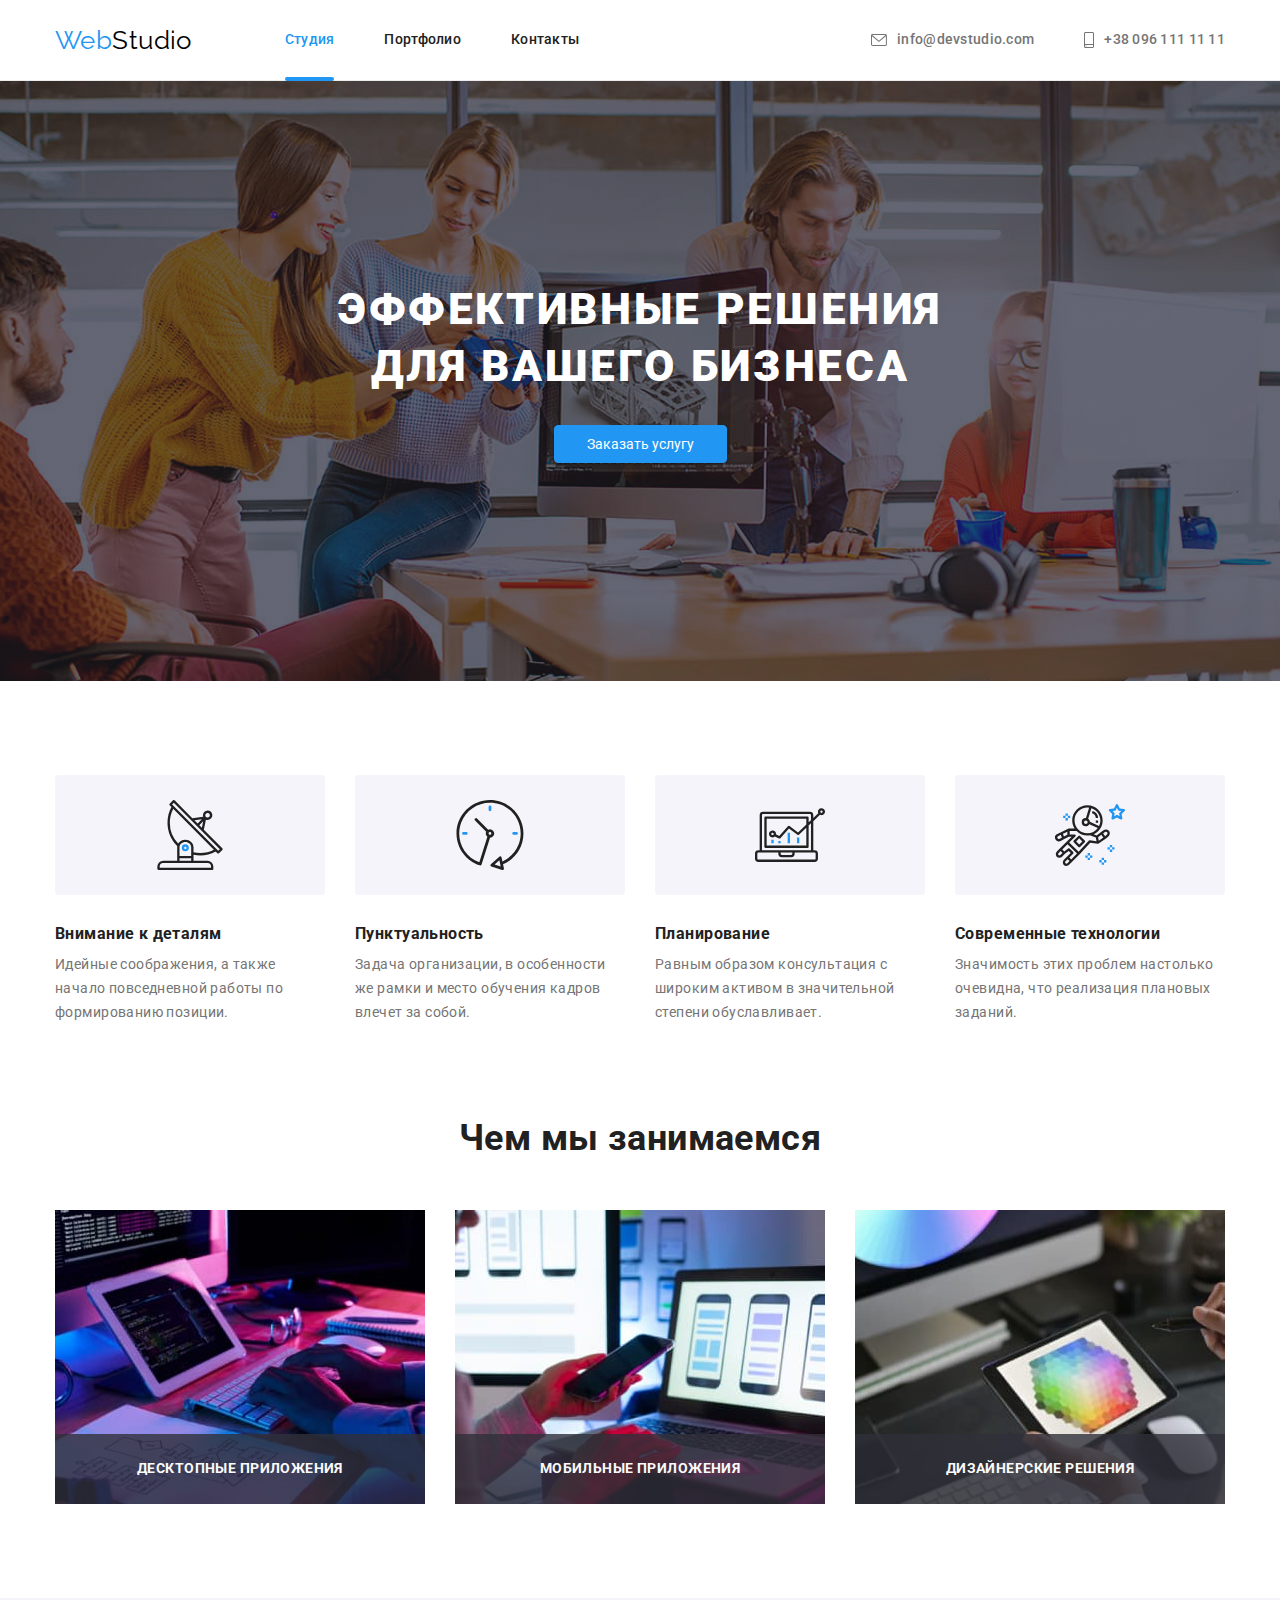
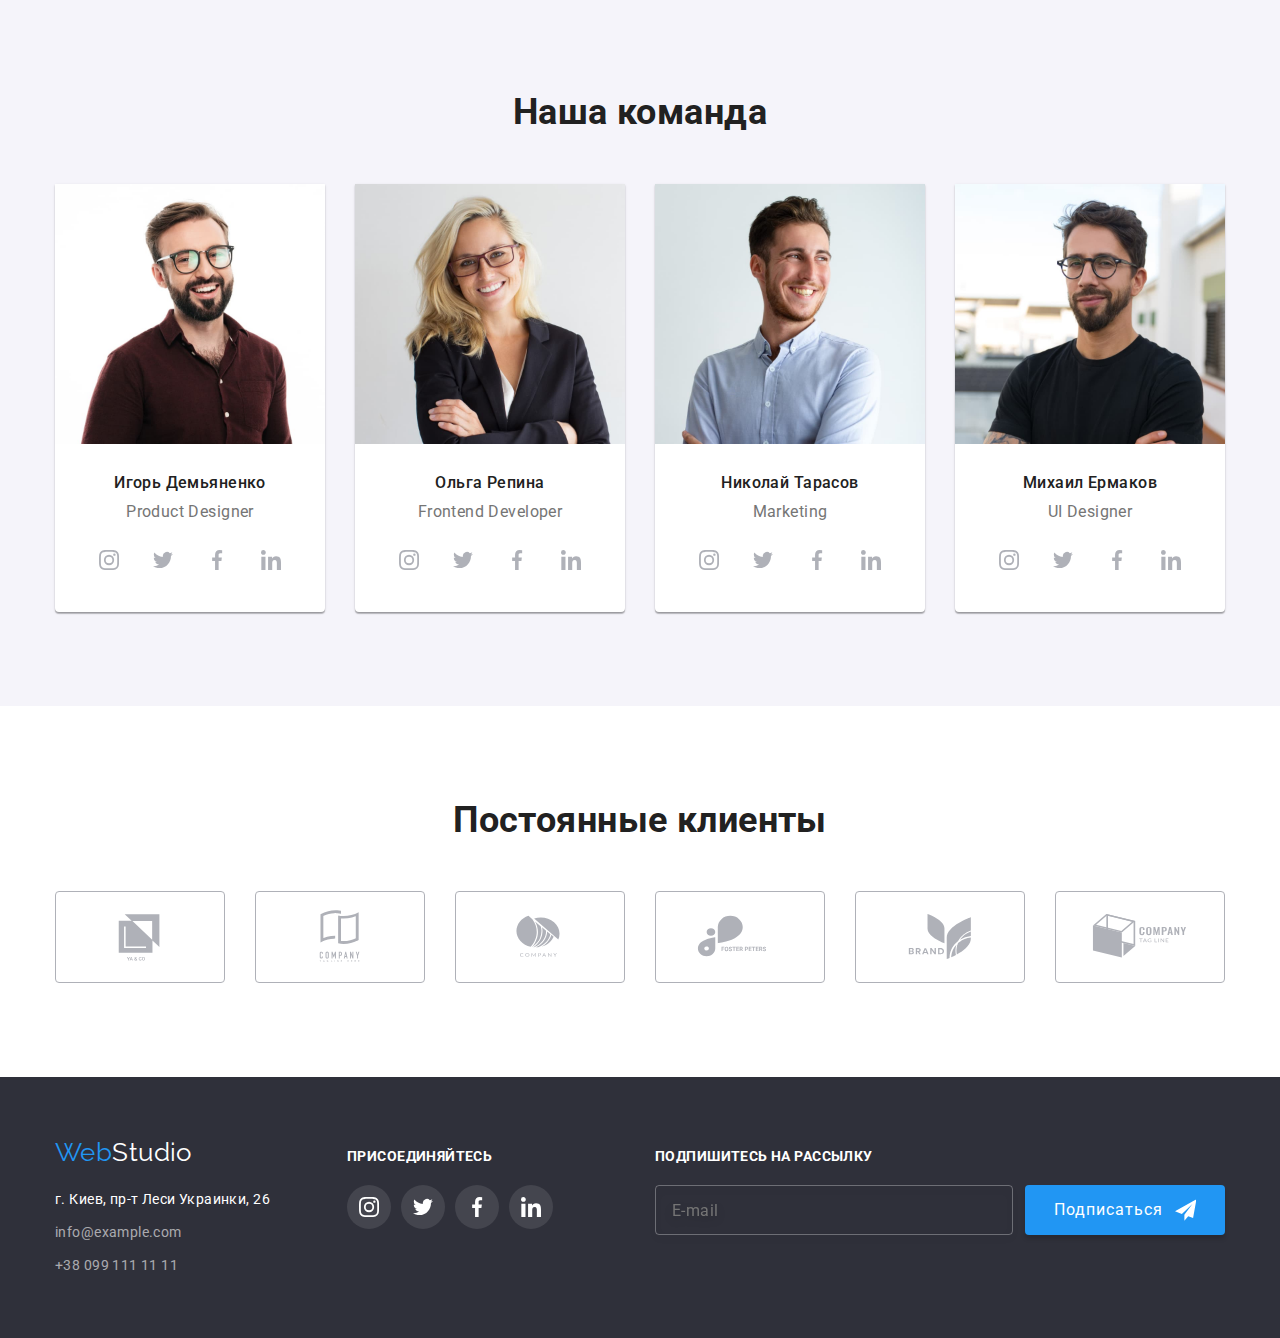
<file: index.html>
<!DOCTYPE html>
<html lang="ru">
    <head>
        <meta charset="UTF-8">
        <meta http-equiv="X-UA-Compatible" content="IE=edge">
        <meta name="viewport" content="width=device-width, initial-scale=1.0">
        <title>Studio</title>
        <link href="https://fonts.googleapis.com/css2?family=Raleway:wght@700&family=Roboto:wght@400;500;700;900&display=swap"
            rel="stylesheet">
            <link rel="stylesheet" href="https://cdnjs.cloudflare.com/ajax/libs/modern-normalize/1.1.0/modern-normalize.min.css">
            <link rel="stylesheet" href="./css/main.min.css">
                 
    </head>
    
    <body>
<!--HEADER-->
        <header class="header">
            <div class="container main-nav">
                <nav class="nav-elem">
                    <a href="#" class="header__logo"><span class="header__logo_web">Web</span>Studio</a>
                    <ul class="list">
                        <li class="list__item"><a href="./index.html" class="list__item_link current">Студия</a></li>
                        <li class="list__item"><a href="./portfolio.html" class="list__item_link">Портфолио</a></li>
                        <li class="list__item"><a href="" class="list__item_link">Контакты</a></li>
                    </ul>
                </nav>
                    <ul class="contacts">
                        <li class="contacts__item">
                            
                            <a class="contacts__link" href="mailto:info@devstudio.com" >
                                <svg class="contacts__icon" width="16" height="12">
                                    <use href="./images/sprite.svg#envelope"></use>
                                </svg>
                                info@devstudio.com
                            </a>
                            
                        </li>
                        <li class="contacts__item">
                            
                            <a class="contacts__link" href="tel:+380961111111" class="contacts-link">
                                <svg class="contacts__icon" width="10" height="16">
                                    <use href="./images/sprite.svg#smartphone"></use>
                                </svg>
                                +38 096 111 11 11
                            </a>
                        </li>
                    </ul>
            </div>
                  
            

        </header>

       
<!--MAIN IMAGE-->
        <main>
                            <section class="hero">
                                <h1 class="hero__title">Эффективные решения для вашего бизнеса</h1>
                                <button type="button" class="hero__button" data-modal-open>Заказать услугу</button>
                                
                                
                            </section>

                            
<!--OUR ADVANTAGES-->
                    <section class="section">
                        <div class="container">
                            <ul class="features">
                                <li class="features__item">
                                    <div class="features__icon">
                                        <svg width="70" height="70">
                                            <use href="./images/sprite.svg#antenna"></use>
                                        </svg>
                                    </div>
                                    <h3 class="features__title">Внимание к деталям</h3>
                                    <p>Идейные соображения, а также начало повседневной работы по формированию позиции.</p>
                                </li>
                                <li class="features__item">
                                    <div class="features__icon">
                                        <svg width="70" height="70">
                                            <use href="./images/sprite.svg#clock"></use>
                                        </svg>
                                    </div>
                                    <h3 class="features__title">Пунктуальность</h3>
                                    <p>Задача организации, в особенности же рамки и место обучения кадров влечет за собой.</p>
                                </li>
                                <li class="features__item">
                                    <div class="features__icon">
                                        <svg width="70" height="70">
                                            <use href="./images/sprite.svg#diagram"></use>
                                        </svg>
                                    </div>
                                    <h3 class="features__title">Планирование</h3>
                                    <p>Равным образом консультация с широким активом в значительной степени обуславливает.</p>
                                </li>
                                <li class="features__item">
                                    <div class="features__icon">
                                        <svg width="70" height="70">
                                            <use href="./images/sprite.svg#astronaut"></use>
                                        </svg>
                                    </div>
                                    <h3 class="features__title">Современные технологии</h3>
                                    <p>Значимость этих проблем настолько очевидна, что реализация плановых заданий.</p>
                                </li>
                            </ul>
                        </div>
                    </section>
<!--WHAT ARE WE DOING-->
                    <section class="section works">
                        <div class="container">
                            <h2 class="works__title">Чем мы занимаемся</h2>
                            <ul class="works__nav">
                                <li class="works__item">
                                    <div class="works__position">
                                    <img class="works__img" src="./images/img1.jpg" alt="Человек печатает на клавиатуре и смотрит в планшет" width="370">
                                    
                                        <p class="position__text">Десктопные приложения</p>
                                    </div>
                                </li>
                                <li class="works__item">
                                    <div class="works__position">
                                    <img class="works__img" src="./images/img2.jpg" alt="Девушка держит в руке смартфон и печатает на ноутбуке" width="370">
                                    <p class="position__text">Мобильные приложения</p>
                                    </div>
                                    
                                </li>
                                <li class="works__item">
                                    <div class="works__position">
                                        <img class="works__img" src="./images/img3.jpg" alt="Девушка рисует на планшете" width="370">
                                        <p class="position__text">Дизайнерские решения</p>
                                    </div>
                                </li>
                            </ul>
                        </div>
                    </section>
<!--DESCRIPTION OF OUR TEAM-->
                    <section class="section section-team">
                        <div class="container">
                            <h2 class="section-team__title">Наша команда</h2>
                            <ul class="section-team__list">
                                <li class="section-team__item">
                                    <img class="section-team__img" src="./images/img4.jpg" alt="Мужчина в очках" width="270">
                                    <div class="social-team">
                                        <h3 class="social-team__name">Игорь Демьяненко</h3>
                                        <p class="social-team__text">Product Designer</p>
                                        <ul class="social-team__list">
                                            <li class="social-team__link">
                                            <a href="#" class="social-team__ref">
                                            <svg width="20" height="20">
                                                <use href="./images/sprite.svg#icon-instagram"></use>
                                            </svg>
                                            </a>
                                            </li>
                                            <li class="social-team__link">
                                                <a href="#" class="social-team__ref">
                                                    <svg width="20" height="20">
                                                        <use href="./images/sprite.svg#icon-twitter"></use>
                                                    </svg>
                                                </a>
                                            </li>
                                            <li class="social-team__link">
                                                <a href="#" class="social-team__ref">
                                                    <svg width="20" height="20">
                                                        <use href="./images/sprite.svg#icon-facebook"></use>
                                                    </svg>
                                                </a>
                                            </li>
                                            <li class="social-team__link">
                                                <a href="#" class="social-team__ref">
                                                    <svg width="20" height="20">
                                                        <use href="./images/sprite.svg#icon-linkedin"></use>
                                                    </svg>
                                                </a>
                                            </li>
                                        </ul>
                                            
                                        
                                    </div>
                                </li>
                                <li class="section-team__item">
                                    <img class="section-team__img" src="./images/img5.jpg" alt="Женщина в очках" width="270">
                                    <div class="social-team">
                                        <h3 class="social-team__name">Ольга Репина</h3>
                                        <p class="social-team__text">Frontend Developer</p>
                                        <ul class="social-team__list">
                                            <li class="social-team__link">
                                                <a href="#" class="social-team__ref">
                                                    <svg width="20" height="20">
                                                        <use href="./images/sprite.svg#icon-instagram"></use>
                                                    </svg>
                                                </a>
                                            </li>
                                            <li class="social-team__link">
                                                <a href="#" class="social-team__ref">
                                                    <svg width="20" height="20">
                                                        <use href="./images/sprite.svg#icon-twitter"></use>
                                                    </svg>
                                                </a>
                                            </li>
                                            <li class="social-team__link">
                                                <a href="#" class="social-team__ref">
                                                    <svg width="20" height="20">
                                                        <use href="./images/sprite.svg#icon-facebook"></use>
                                                    </svg>
                                                </a>
                                            </li>
                                            <li class="social-team__link">
                                                <a href="#" class="social-team__ref">
                                                    <svg width="20" height="20">
                                                        <use href="./images/sprite.svg#icon-linkedin"></use>
                                                    </svg>
                                                </a>
                                            </li>
                                        </ul>
                                    </div>
                                </li>
                                <li class="section-team__item">
                                    <img class="section-team__img" src="./images/img6.jpg" alt="Парень в рубашке" width="270">
                                    <div class="social-team">
                                        <h3 class="social-team__name">Николай Тарасов</h3>
                                        <p class="social-team__text">Marketing</p>
                                        <ul class="social-team__list">
                                            <li class="social-team__link">
                                                <a href="#" class="social-team__ref">
                                                    <svg width="20" height="20">
                                                        <use href="./images/sprite.svg#icon-instagram"></use>
                                                    </svg>
                                                </a>
                                            </li>
                                            <li class="social-team__link">
                                                <a href="#" class="social-team__ref">
                                                    <svg cwidth="20" height="20">
                                                        <use href="./images/sprite.svg#icon-twitter"></use>
                                                    </svg>
                                                </a>
                                            </li>
                                            <li class="social-team__link">
                                                <a href="#" class="social-team__ref">
                                                    <svg width="20" height="20">
                                                        <use href="./images/sprite.svg#icon-facebook"></use>
                                                    </svg>
                                                </a>
                                            </li>
                                            <li class="social-team__link">
                                                <a href="#" class="social-team__ref">
                                                    <svg width="20" height="20">
                                                        <use href="./images/sprite.svg#icon-linkedin"></use>
                                                    </svg>
                                                </a>
                                            </li>
                                        </ul>
                                    </div>
                                </li>
                                <li class="section-team__item">
                                    <img class="section-team__img" src="./images/img7.jpg" alt="Парень в футболке и очках" width="270">
                                    <div class="social-team">
                                        <h3 class="social-team__name">Михаил Ермаков</h3>
                                        <p class="social-team__text">UI Designer</p>
                                        <ul class="social-team__list">
                                            <li class="social-team__link">
                                                <a href="#" class="social-team__ref">
                                                    <svg width="20" height="20">
                                                        <use href="./images/sprite.svg#icon-instagram"></use>
                                                    </svg>
                                                </a>
                                            </li>
                                            <li class="social-team__link">
                                                <a href="#" class="social-team__ref">
                                                    <svg width="20" height="20">
                                                        <use href="./images/sprite.svg#icon-twitter"></use>
                                                    </svg>
                                                </a>
                                            </li>
                                            <li class="social-team__link">
                                                <a href="#" class="social-team__ref">
                                                    <svg width="20" height="20">
                                                        <use href="./images/sprite.svg#icon-facebook"></use>
                                                    </svg>
                                                </a>
                                            </li>
                                            <li class="social-team__link">
                                                <a href="#" class="social-team__ref">
                                                    <svg width="20" height="20">
                                                        <use href="./images/sprite.svg#icon-linkedin"></use>
                                                    </svg>
                                                </a>
                                            </li>
                                        </ul>
                                        
                                    </div>
                                </li>
                            </ul>
                        </div>
                    </section>
<!-- REGULAR CUSTOMERS -->
                    <section class="section customers">
                        <div class="container">
                            <h2 class="customers__title">Постоянные клиенты</h2>
                            <ul class="customers__logo">
                                <li>
                                    <a href="#" class="customers__img">
                                        <svg width="106px" height="60px">
                                            <use href="./images/sprite.svg#icon-Logo1"></use>
                                        </svg>
                                    </a>
                                </li>
                                <li>
                                    <a class="customers__img" href="#">
                                        <svg width="106px" height="60px">
                                            <use href="./images/sprite.svg#icon-Logo2"></use>
                                        </svg>
                                    </a>
                                </li>
                                <li>
                                    <a class="customers__img" href="#">
                                        <svg width="106px" height="60px">
                                            <use href="./images/sprite.svg#icon-Logo3"></use>
                                        </svg>
                                    </a>
                                </li>
                                <li>
                                    <a class="customers__img" href="#">
                                        <svg width="106px" height="60px">
                                            <use href="./images/sprite.svg#icon-Logo4"></use>
                                        </svg>
                                    </a>
                                </li>
                                <li>
                                    <a class="customers__img" href="#">
                                        <svg width="106px" height="60px">
                                            <use href="./images/sprite.svg#icon-Logo5"></use>
                                        </svg>
                                    </a>
                                </li>
                                <li>
                                    <a class="customers__img" href="#">
                                        <svg width="106px" height="60px">
                                            <use href="./images/sprite.svg#icon-Logo6"></use>
                                        </svg>
                                    </a>
                                </li>

                            </ul>
                        </div>
                    </section>

        </main>
<!--FOOTER-->
        <footer class="footer">
            <div class="container footer__container">
                <div>
                    <a href="#" class="footer__logo">Web<span class="footer__logo_studio">Studio</span></a>
                    <address>
                        <ul>
                            <li class="footer__title">
                                <p class="footer__text">г. Киев, пр-т Леси Украинки, 26</p>
                            </li>
                            <li class="footer__title ">
                                <a href="mailto:info@example.com" class="footer__link">info@example.com</a>
                            </li>
                            <li class="footer__title ">
                                <a href="tel:+380991111111" class="footer__link">+38 099 111 11 11</a>
                            </li>
                        </ul>
                    </address>
                </div>
<!--FOOTER CONNECTION-->
                 <div class="connection">
                        <h3 class="connection__text">присоединяйтесь</h3>
                        <ul class="connection__item">
                            <li class="connection__icon"> 
                                <a href="#" class="connection__logotype">
                                    <svg width="20px" height="20px">
                                        <use href="./images/sprite.svg#icon-instagram"></use>
                                    </svg>
                                </a>
                            </li>
                            <li class="connection__icon">
                                <a href="#" class="connection__logotype">
                                    <svg width="20px" height="20px">
                                        <use href="./images/sprite.svg#icon-twitter"></use>
                                    </svg>
                                </a>
                            </li>
                            <li class="connection__icon">
                                <a href="#" class="connection__logotype">
                                    <svg width="20px" height="20px">
                                        <use href="./images/sprite.svg#icon-facebook"></use>
                                    </svg>
                                </a>
                            </li>
                            <li class="connection__icon">
                                <a href="#" class="connection__logotype">
                                    <svg width="20px" height="20px">
                                        <use href="./images/sprite.svg#icon-linkedin"></use>
                                    </svg>
                                </a>
                            </li>
                        </ul>
                 </div>
<!--FOOTER SUBSCRIBE-->
            <form class="footer-form">
                <h3 class="footer-form__text">Подпишитесь на рассылку</h3>
                <div class="footer-form__fild">
                    <label>
                    <input class="footer-form__input" type="email" name="email"  placeholder="E-mail" />
                    </label>
                    <button class="footer-form__button" type="submit">
                        <span class="footer-form__subscribe">Подписаться</span>
                            <svg class="footer-form__logotype" width="24px" height="24px">
                                <use href="./images/icons.svg#icon-send"></use>
                            </svg>
                    </button>  
                </div>
            </form>
            </div>
        </footer>
<!--MODAL WINDOW-->
        <div class="backdrop is-hidden" data-modal>
            <div class="modal">
                
                <button class="modal-button__close" data-modal-close>
                    <svg class="modal__icon" width="11px" height="11px">
                        <use href="./images/icons.svg#icon-close"></use>
                    </svg>
                </button>

                <form class="form">
                    <b class="form__title">Оставьте свои данные, мы вам перезвоним</b>
                    <div class="form__field">
                        <label for="name">Имя</label>
                        <input class="form__input" type="text" name="name" id="name" />
                        <svg class="form__icon" width="18px" height="18px">
                            <use href="./images/icons.svg#icon-person"></use>
                        </svg>
                                
                    </div>
                    <div class="form__field">
                        <label for="tel">Телефон</label>
                        <input class="form__input" type="tel" name="tel" id="tel" />
                        <svg class="form__icon" width="18px" height="18px">
                            <use href="./images/icons.svg#icon-phone"></use>
                        </svg>  
                    </div>

                    <div class="form__field">
                        <label for="email" >Почта</label>
                        <input class="form__input" type="email" name="email" id="email" />
                        <svg class="form__icon" width="18px" height="18px">
                            <use href="./images/icons.svg#icon-email"></use>
                        </svg>   
                    </div>

                    <div class="form__field">
                        <label for="comment" >Комментарий</label>
                            <textarea  name="comment" id="comment"  placeholder="Введите текст"></textarea>
                    </div>

                    <div class="checkbox">
                                <label class="checkbox__label" for="conditions">
                                    <input class="checkbox__input" type="checkbox" name="conditions" value="conditions" id="conditions" />
                                    <span class="checkbox__icon"></span>
                                    Соглашаюсь с рассылкой и принимаю
                                     <a class="checkbox__link" href="#">Условия договора</a>
                                </label>
                    </div>

                    <button type="submit" class="send">Отправить</button>

                </form>
            </div>
        </div>
        <script src="./js/modal.js"></script>
       
    </body>
</html>
</file>
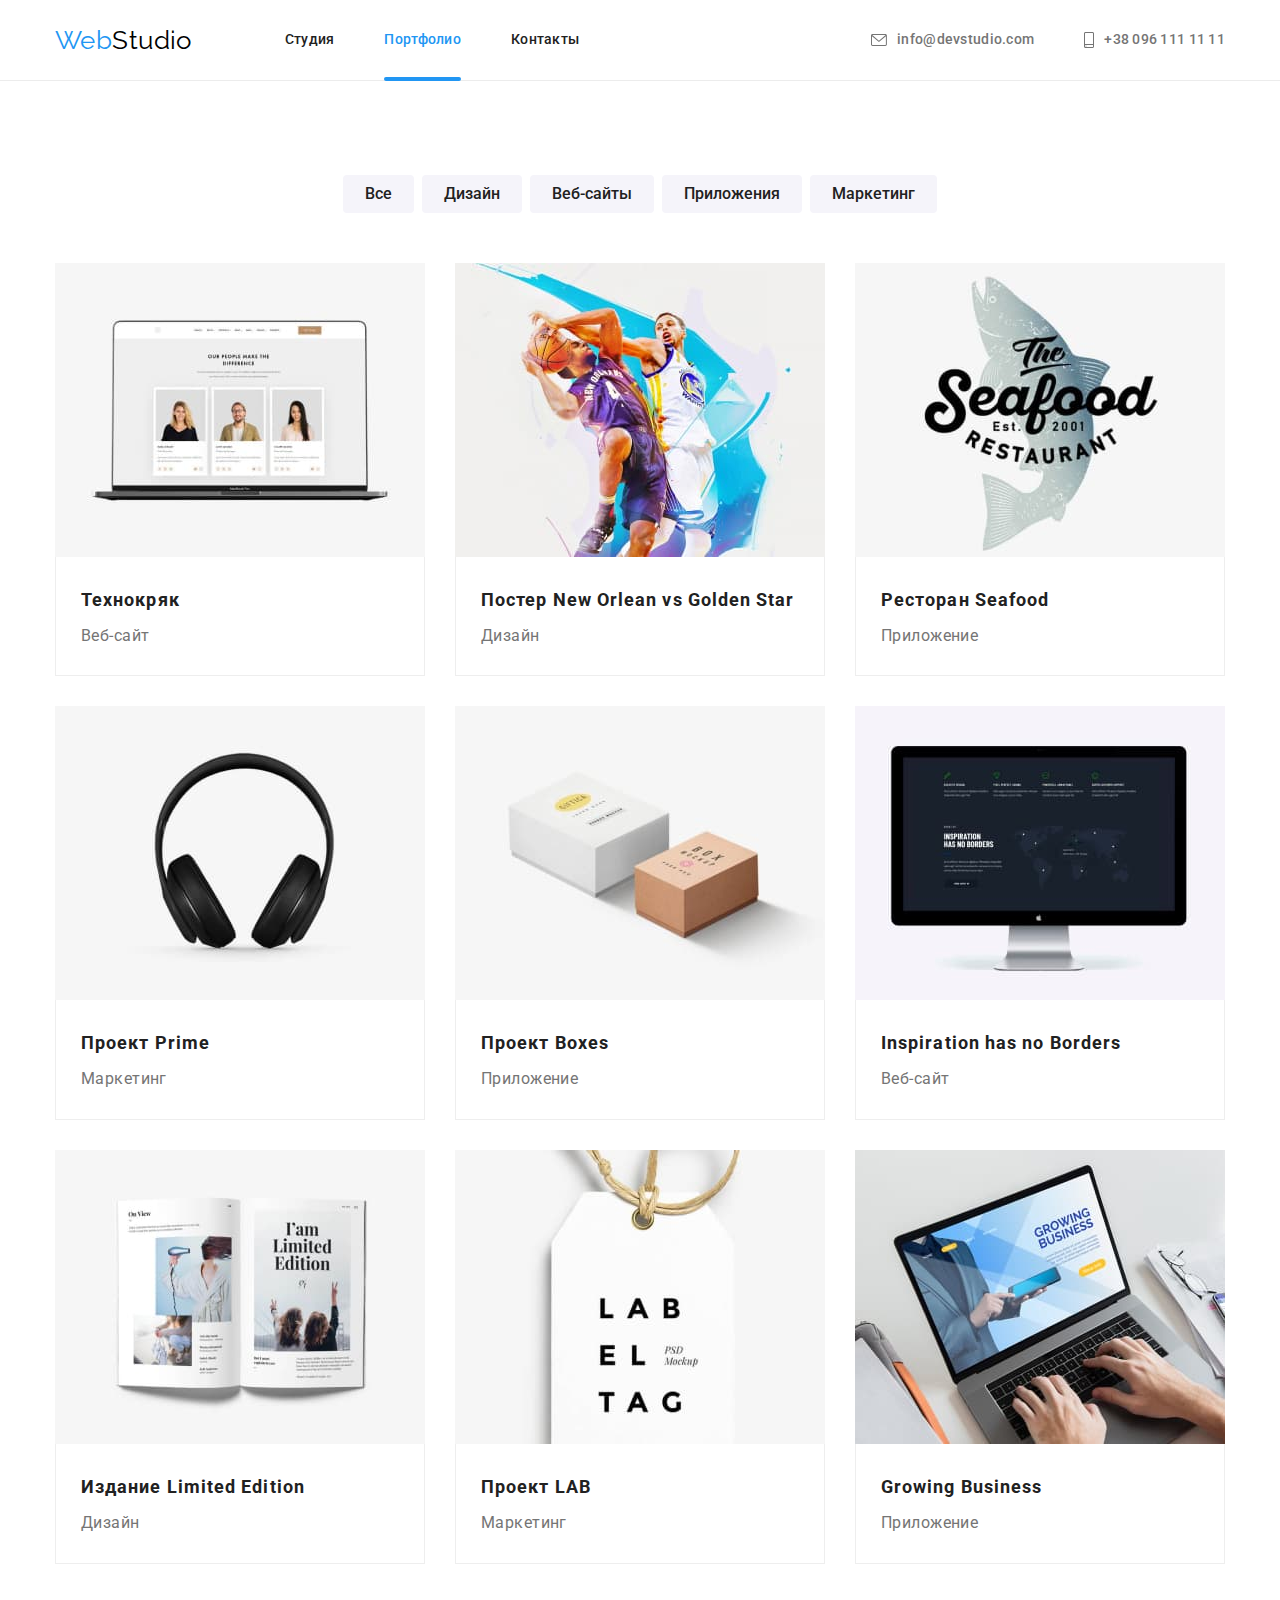
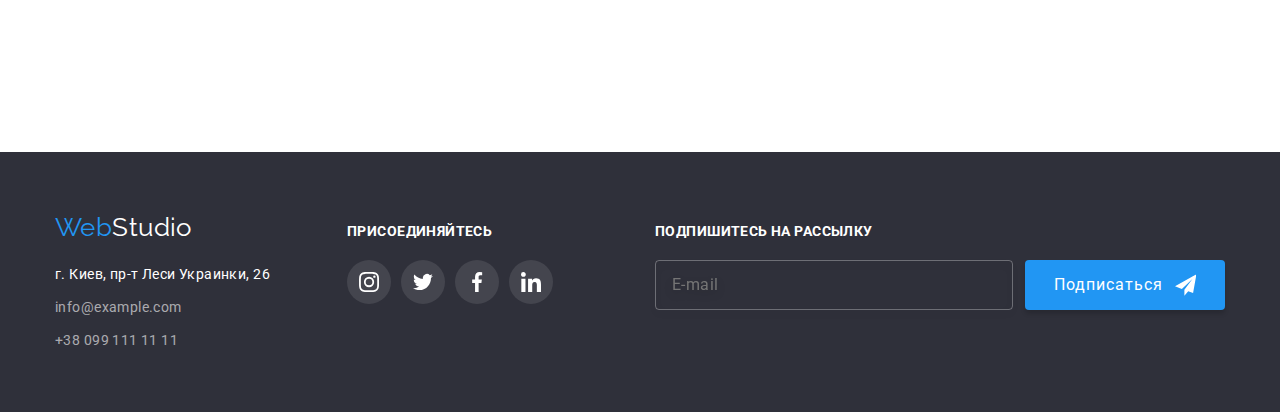
<file: portfolio.html>
<!DOCTYPE html>
<html lang="en">
    <head>
    <meta charset="UTF-8">
    <meta http-equiv="X-UA-Compatible" content="IE=edge">
    <meta name="viewport" content="width=device-width, initial-scale=1.0">
    <title>Porfolio</title>
    <link href="https://fonts.googleapis.com/css2?family=Raleway:wght@700&family=Roboto:wght@400;500;700;900&display=swap"
        rel="stylesheet">
        <link rel="stylesheet" href="https://cdnjs.cloudflare.com/ajax/libs/modern-normalize/1.1.0/modern-normalize.min.css">
    <link rel="stylesheet" href="./css/main.min.css">
    </head>

    <body>
        <!--HEADER-->
        <header class="header">
            <div class="container main-nav">
                <nav class="nav-elem">
                    <a href="#" class="header__logo"><span class="header__logo_web">Web</span>Studio</a>
                    <ul class="list">
                        <li class="list__item"><a href="./index.html" class="list__item_link ">Студия</a></li>
                        <li class="list__item"><a href="./portfolio.html" class="list__item_link current">Портфолио</a></li>
                        <li class="list__item"><a href="" class="list__item_link">Контакты</a></li>
                    </ul>
                </nav>
                <ul class="contacts">
                    <li class="contacts__item">
        
                        <a class="contacts__link" href="mailto:info@devstudio.com">
                            <svg class="contacts__icon" width="16" height="12">
                                <use href="./images/sprite.svg#envelope"></use>
                            </svg>
                            info@devstudio.com
                        </a>
        
                    </li>
                    <li class="contacts__item">
        
                        <a class="contacts__link" href="tel:+380961111111" class="contacts-link">
                            <svg class="contacts__icon" width="10" height="16">
                                <use href="./images/sprite.svg#smartphone"></use>
                            </svg>
                            +38 096 111 11 11
                        </a>
                    </li>
                </ul>
            </div>
        
        
        
        </header>
<main>
    <section class="section">
        <!--FUNCTIONAL BUTTONS-->
        <div class="container">
            <h1 class="visually-hidden">скрытый заголовок</h1>
                <ul class="filters ">
                    <li class="filters__item"><button type="button" class="filters__button">Все</button></li>
                    <li class="filters__item"><button type="button" class="filters__button">Дизайн</button></li>
                    <li class="filters__item"><button type="button" class="filters__button">Веб-сайты</button></li>
                    <li class="filters__item"><button type="button" class="filters__button">Приложения</button></li>
                    <li class="filters__item"><button type="button" class="filters__button">Маркетинг</button></li>
                </ul>
        </div>
        
        <!--LOGOTYPES-->
        
            <ul class="pictures">
                <li class="pictures__item">
                            <a href="#" class="pictures__link">
                                    <div class="submenu">
                                            <img class="submenu__img" src="./images/img8.jpg" alt="открытый ноутбук с изображением людей" width="370" height="294">
                                            <div class="submenu__item">
                                                    Технокряк это современная площадка распространения коронавируса. Компании используют эту платформу для цифрового
                                                    шпионажа и атак на защищённые сервера конкурентов.
                                            </div>
                                    </div>
                                <div class="desc">
                                    <h2 class="desc__title">Технокряк</h2>
                                    <p class="desc__text">Веб-сайт</p>
                                </div>
                            </a>
                </li>
                <li class="pictures__item">
                    <a href="#" class="pictures__link">
                        <div class="submenu">
                            <img class="submenu__img" src="./images/img9.jpg" alt="два баскетболиста в прыжке" width="370" height="294">
                            <div class="submenu__item">
                                Технокряк это современная площадка распространения коронавируса. Компании используют эту платформу для цифрового
                                шпионажа и атак на защищённые сервера конкурентов.
                            </div>
                        </div>
                            
                        <div class="desc">
                            <h2 class="desc__title">Постер New Orlean vs Golden Star</h2>
                            <p class="desc__text">Дизайн</p>
                        </div>
                        </a>
                </li>
                <li class="pictures__item">
                    <a href="#" class="pictures__link">
                        <div class="submenu">
                            <img class="submenu__img" src="./images/img10.jpg" alt="логотип ресторана с рыбой" width="370" height="294">
                            <div class="submenu__item">
                                Технокряк это современная площадка распространения коронавируса. Компании используют эту платформу для цифрового
                                шпионажа и атак на защищённые сервера конкурентов.
                            </div>
                        </div>
                            
                        <div class="desc">
                            <h2 class="desc__title">Ресторан Seafood</h2>
                            <p class="desc__text">Приложение</p>
                        </div>
                    </a>
                </li>
                <li class="pictures__item">
                    <a href="#" class="pictures__link">
                        <div class="submenu">
                            <img class="submenu__img" src="./images/img11.jpg" alt="наушники" width="370" height="294">
                            <div class="submenu__item">
                                Технокряк это современная площадка распространения коронавируса. Компании используют эту платформу для цифрового
                                шпионажа и атак на защищённые сервера конкурентов.
                            </div>
                        </div>
                    <div class="desc">
                        <h2 class="desc__title">Проект Prime</h2>
                        <p class="desc__text">Маркетинг</p>
                    </div>
                    </a>
                </li>
                <li class="pictures__item">
                    <a href="#" class="pictures__link">
                        <div class="submenu">
                            <img class="submenu__img" src="./images/img12.jpg" alt="картонные коробки" width="370" height="294">
                            <div class="submenu__item">
                                Технокряк это современная площадка распространения коронавируса. Компании используют эту платформу для цифрового
                                шпионажа и атак на защищённые сервера конкурентов.
                            </div>
                        </div>
                        
                    <div class="desc">
                        <h2 class="desc__title">Проект Boxes</h2>
                        <p class="desc__text">Приложение</p>
                    </div>
                </a>
                </li>
                <li class="pictures__item">
                    <a href="#" class="pictures__link">
                        <div class="submenu">
                            <img class="submenu__img" src="./images/img13.jpg" alt="монитор" width="370" height="294">
                            <div class="submenu__item">
                                Технокряк это современная площадка распространения коронавируса. Компании используют эту платформу для цифрового
                                шпионажа и атак на защищённые сервера конкурентов.
                            </div>
                        </div>
                    <div class="desc">
                        <h2 class="desc__title">Inspiration has no Borders</h2>
                        <p class="desc__text">Веб-сайт</p>
                    </div>
                </a>       
                </li>
                <li class="pictures__item">
                    <a href="#" class="pictures__link">
                        <div class="submenu">
                            <img class="submenu__img" src="./images/img14.jpg" alt="открытый журнал" width="370" height="294">
                            <div class="submenu__item">
                                Технокряк это современная площадка распространения коронавируса. Компании используют эту платформу для цифрового
                                шпионажа и атак на защищённые сервера конкурентов.
                            </div>
                        </div>
                    <div class="desc">
                        <h2 class="desc__title">Издание Limited Edition</h2>
                        <p class="desc__text">Дизайн</p>
                    </div>
                </a>            
                </li>
                <li class="pictures__item">
                    <a href="#" class="pictures__link">
                        <div class="submenu">
                            <img class="submenu__img" src="./images/img15.jpg" alt="бирка" width="370" height="294">
                            <div class="submenu__item">
                                Технокряк это современная площадка распространения коронавируса. Компании используют эту платформу для цифрового
                                шпионажа и атак на защищённые сервера конкурентов.
                            </div>
                        </div>
                    <div class="desc">
                        <h2 class="desc__title">Проект LAB</h2>
                        <p class="desc__text">Маркетинг</p>
                    </div>
                </a>       
                </li>
                <li class="pictures__item">
                    <a href="#" class="pictures__link">
                        <div class="submenu">
                            <img class="submenu__img" src="./images/img16.jpg" alt="открытый ноутбук, Человек печатает" width="370" height="294">
                            <div class="submenu__item">
                                Технокряк это современная площадка распространения коронавируса. Компании используют эту платформу для цифрового
                                шпионажа и атак на защищённые сервера конкурентов.
                            </div>
                        </div>
                            
                        <div class="desc">
                            <h2 class="desc__title">Growing Business</h2>
                            <p class="desc__text">Приложение</p>
                        </div>
                        </a>
                </li>
            </ul>
        
    </section>
    
</main>
<!--FOOTER-->
<footer class="footer">
    <div class="container footer__container">
        <div>
            <a href="#" class="footer__logo">Web<span class="footer__logo_studio">Studio</span></a>
            <address>
                <ul>
                    <li class="footer__title">
                        <p class="footer__text">г. Киев, пр-т Леси Украинки, 26</p>
                    </li>
                    <li class="footer__title ">
                        <a href="mailto:info@example.com" class="footer__link">info@example.com</a>
                    </li>
                    <li class="footer__title ">
                        <a href="tel:+380991111111" class="footer__link">+38 099 111 11 11</a>
                    </li>
                </ul>
            </address>
        </div>
        <!--FOOTER CONNECTION-->
        <div class="connection">
            <h3 class="connection__text">присоединяйтесь</h3>
            <ul class="connection__item">
                <li class="connection__icon">
                    <a href="#" class="connection__logotype">
                        <svg width="20px" height="20px">
                            <use href="./images/sprite.svg#icon-instagram"></use>
                        </svg>
                    </a>
                </li>
                <li class="connection__icon">
                    <a href="#" class="connection__logotype">
                        <svg width="20px" height="20px">
                            <use href="./images/sprite.svg#icon-twitter"></use>
                        </svg>
                    </a>
                </li>
                <li class="connection__icon">
                    <a href="#" class="connection__logotype">
                        <svg width="20px" height="20px">
                            <use href="./images/sprite.svg#icon-facebook"></use>
                        </svg>
                    </a>
                </li>
                <li class="connection__icon">
                    <a href="#" class="connection__logotype">
                        <svg width="20px" height="20px">
                            <use href="./images/sprite.svg#icon-linkedin"></use>
                        </svg>
                    </a>
                </li>
            </ul>
        </div>
        <!--FOOTER SUBSCRIBE-->
        <form class="footer-form">
            <h3 class="footer-form__text">Подпишитесь на рассылку</h3>
            <div class="footer-form__fild">
                <label>
                    <input class="footer-form__input" type="email" name="email" placeholder="E-mail" />
                </label>
                <button class="footer-form__button" type="submit">
                    <span class="footer-form__subscribe">Подписаться</span>
                    <svg class="footer-form__logotype" width="24px" height="24px">
                        <use href="./images/icons.svg#icon-send"></use>
                    </svg>
                </button>
            </div>
        </form>
    </div>
</footer>

</body>
</html>
</file>
<file: css/main.min.css>
.visually-hidden{position:absolute;clip:rect(0 0 0 0);width:1px;height:1px;margin:-1px}.checkbox__input{-webkit-appearance:none;-moz-appearance:none;appearance:none;position:absolute}body{background-color:#fff;color:#757575;font-family:"Roboto",sans-serif;font-size:14px;line-height:1.7;letter-spacing:0.03em}.container{width:1200px;padding-left:15px;padding-right:15px;margin-left:auto;margin-right:auto}ul{padding:0;margin:0;list-style:none}.header{border-bottom:1px solid #ececec}.main-nav,.nav-elem,.section-team__list{display:-webkit-box;display:-ms-flexbox;display:flex;-webkit-box-align:center;-ms-flex-align:center;align-items:center}.nav-elem,.list{display:-webkit-box;display:-ms-flexbox;display:flex}.header__logo{color:#000;font-family:Raleway, sans-serif;font-size:26px;line-height:1.19;text-decoration:none;margin-right:93px}.header__logo_web{color:#2196f3}.list__item:not(:last-child){margin-right:50px}.list__item_link{position:relative;display:block;color:#212121;font-weight:500;line-height:1.1;letter-spacing:0.02em;text-decoration:none;padding-top:32px;padding-bottom:32px;-webkit-transition:color 250ms cubic-bezier(0.4, 0, 0.2, 1);transition:color 250ms cubic-bezier(0.4, 0, 0.2, 1)}.list__item_link:hover,.list__item_link:focus{color:#2196f3}.current::after{position:absolute;left:0;bottom:-1.5px;content:"";display:block;width:100%;height:4px;background-color:#2196f3;border-radius:2px}.current{color:#2196f3}.contacts{display:-webkit-inline-box;display:-ms-inline-flexbox;display:inline-flex;margin-left:auto;-webkit-box-align:center;-ms-flex-align:center;align-items:center}.contacts__item{padding:0;border:none}.contacts__item:not(:last-child){margin-right:50px}.contacts__link{display:-webkit-box;display:-ms-flexbox;display:flex;-webkit-box-align:center;-ms-flex-align:center;align-items:center;color:#757575;font-weight:500;line-height:1.1;letter-spacing:0.02em;text-decoration:none;padding-top:32px;padding-bottom:32px;-webkit-transition:color 250ms cubic-bezier(0.4, 0, 0.2, 1);transition:color 250ms cubic-bezier(0.4, 0, 0.2, 1)}.contacts__link:hover,.contacts__link:focus{color:#2196f3}.contacts__icon{margin-right:10px;fill:currentColor}h1,h2,h3,p{margin:0px}.hero{text-align:center;padding-top:200px;padding-bottom:200px;max-width:1600px;background-color:#2f303a;margin-left:auto;margin-right:auto;height:600px;background-image:-webkit-gradient(linear, left top, left bottom, from(rgba(47,48,58,0.4)), to(rgba(47,48,58,0.4))),url("../images/img0.jpg");background-image:linear-gradient(rgba(47,48,58,0.4), rgba(47,48,58,0.4)),url("../images/img0.jpg");background-position:center}.hero__title{font-style:"Raleway",sans-serif;text-transform:uppercase;margin-left:auto;margin-right:auto;margin-top:0;margin-bottom:30px;width:696px;color:#fff;font-weight:900;font-size:44px;line-height:1.3;letter-spacing:0.06em}.hero__button{color:#fff;background-color:#2196f3;cursor:pointer;border:1px solid #2196f3;-webkit-transition:background-color 250ms cubic-bezier(0.4, 0, 0.2, 1),color 250ms cubic-bezier(0.4, 0, 0.2, 1);transition:background-color 250ms cubic-bezier(0.4, 0, 0.2, 1),color 250ms cubic-bezier(0.4, 0, 0.2, 1);-webkit-box-shadow:0px 4px 4px rgba(0,0,0,0.15);box-shadow:0px 4px 4px rgba(0,0,0,0.15);border-radius:4px;padding:10px 32px}.hero__button:hover,.hero__button:focus{color:#fff;background-color:#188ce8}.section{padding-top:94px;padding-bottom:94px}.features{display:-webkit-box;display:-ms-flexbox;display:flex}.features .works{background-color:#e5e5e5}.features__title{margin-top:30px;margin-bottom:10px;color:#212121;font-weight:bold;line-height:1.1}.features__item:not(:last-child){margin-right:30px}.feature-item{padding:0;border:none}.features__icon{display:-webkit-box;display:-ms-flexbox;display:flex;-webkit-box-pack:center;-ms-flex-pack:center;justify-content:center;padding:25px 0;height:120px;width:270px;background-size:auto;background-repeat:no-repeat;background-position:center;background-color:#f5f4fa;border-radius:4px}.section-team{background-color:#f5f4fa}.section-team__title,.customers__title{margin-bottom:50px;font-weight:700;font-size:36px;line-height:1.16;text-align:center;color:#212121}.social-team__name{font-weight:500;font-size:16px;line-height:1.18;text-align:center;color:#212121}.section-team__item{background:#fff;-webkit-box-shadow:0px 1px 3px rgba(0,0,0,0.12),0px 1px 1px rgba(0,0,0,0.14),0px 2px 1px rgba(0,0,0,0.2);box-shadow:0px 1px 3px rgba(0,0,0,0.12),0px 1px 1px rgba(0,0,0,0.14),0px 2px 1px rgba(0,0,0,0.2);border-radius:0px 0px 4px 4px}.section-team__item:not(:last-child){margin-right:30px}.social-team{padding-top:30px;padding-bottom:30px}.social-team__text{font-size:16px;line-height:1.18;text-align:center;margin-top:10px}.social-team__list{display:-webkit-box;display:-ms-flexbox;display:flex;width:100%;-webkit-box-pack:center;-ms-flex-pack:center;justify-content:center;margin-top:16px}.social-team__link:last-child{margin-right:0}.social-team__link{margin-right:10px}.social-team__ref{display:-webkit-box;display:-ms-flexbox;display:flex;-webkit-box-align:center;-ms-flex-align:center;align-items:center;-webkit-box-pack:center;-ms-flex-pack:center;justify-content:center;width:44px;height:44px;border-radius:50%;-webkit-transition:background-color 250ms cubic-bezier(0.4, 0, 0.2, 1);transition:background-color 250ms cubic-bezier(0.4, 0, 0.2, 1)}.social-team__ref:hover svg,.social-team__ref:focus svg{fill:#fff}.social-team__ref:hover,.social-team__ref:focus{background-color:#2196f3}.social-team__ref svg{height:20px;fill:#afb1b8}.works{padding-top:0}.works__nav{display:-webkit-box;display:-ms-flexbox;display:flex}.works__title{margin-bottom:50px;color:#212121;font-weight:700;font-size:36px;line-height:1.16;text-align:center}.works__position{position:relative}.position__text{position:absolute;bottom:0;right:0;display:-webkit-box;display:-ms-flexbox;display:flex;-webkit-box-pack:center;-ms-flex-pack:center;justify-content:center;-webkit-box-align:center;-ms-flex-align:center;align-items:center;width:100%;height:70px;background-color:rgba(47,48,58,0.8);font-weight:bold;font-size:14px;line-height:1.14;letter-spacing:0.03em;text-transform:uppercase;color:#fafafa}.works__img,.section-team__img,.submenu__img{display:block;width:100%;height:auto}.works__item:not(:last-child){margin-right:30px}.customers__logo{display:-webkit-box;display:-ms-flexbox;display:flex;width:100%;-webkit-box-pack:justify;-ms-flex-pack:justify;justify-content:space-between;margin-top:50px}.customers__img{display:-webkit-box;display:-ms-flexbox;display:flex;-webkit-box-pack:center;-ms-flex-pack:center;justify-content:center;-webkit-box-align:center;-ms-flex-align:center;align-items:center;border:1px solid #afb1b8;-webkit-box-sizing:border-box;box-sizing:border-box;border-radius:4px;width:170px;height:92px;-webkit-transition:border 250ms cubic-bezier(0.4, 0, 0.2, 1);transition:border 250ms cubic-bezier(0.4, 0, 0.2, 1)}.customers__img:hover,.customers__img:focus{border-color:#2196f3}.customers__img:hover svg,.customers__img:focus svg{fill:#2196f3}.customers__img svg{fill:#afb1b8;-webkit-transition:fill 250ms cubic-bezier(0.4, 0, 0.2, 1);transition:fill 250ms cubic-bezier(0.4, 0, 0.2, 1)}.footer{background-color:#2f303a;padding-top:60px;padding-bottom:60px}.footer__container{display:-webkit-box;display:-ms-flexbox;display:flex;-webkit-box-pack:justify;-ms-flex-pack:justify;justify-content:space-between;-webkit-box-align:baseline;-ms-flex-align:baseline;align-items:baseline}.footer__logo{display:inline-block;color:#2196f3;font-family:Raleway, sans-serif;font-size:26px;line-height:1.19;text-decoration:none;margin-bottom:20px}.footer__logo_studio{color:#fff}.footer__text{color:#fff;margin-bottom:9px}.footer__title{margin-bottom:9px;font-style:normal}.footer__title:last-child{margin-bottom:0px}.footer__link{color:rgba(255,255,255,0.6);text-decoration:none;-webkit-transition:color 250ms cubic-bezier(0.4, 0, 0.2, 1);transition:color 250ms cubic-bezier(0.4, 0, 0.2, 1)}.footer__link:focus,.footer__link:hover{color:#2196f3}.connection{margin-left:70px}.connection__text{color:#fff;font-size:14px;line-height:1.14;letter-spacing:0.03em;text-transform:uppercase}.connection__item{display:-webkit-box;display:-ms-flexbox;display:flex;margin:0;margin-top:20px}.connection__icon:last-child{margin-right:0}.connection__icon{margin-right:10px}.connection__logotype{display:-webkit-box;display:-ms-flexbox;display:flex;-webkit-box-align:center;-ms-flex-align:center;align-items:center;-webkit-box-pack:center;-ms-flex-pack:center;justify-content:center;width:44px;height:44px;background-color:rgba(255,255,255,0.1);border-radius:50%;-webkit-transition:background-color 250ms cubic-bezier(0.4, 0, 0.2, 1);transition:background-color 250ms cubic-bezier(0.4, 0, 0.2, 1)}.connection__logotype:focus,.connection__logotype:hover{background-color:#2196f3}.connection__logotype svg{height:20px;fill:#fff}.footer-form{margin-left:95px}.footer-form__text{color:#fff;font-size:14px;line-height:1.14;letter-spacing:0.03em;text-transform:uppercase;margin-bottom:20px}.footer-form__fild{display:-webkit-box;display:-ms-flexbox;display:flex;-webkit-box-align:center;-ms-flex-align:center;align-items:center}.footer-form__input{margin-right:12px;width:358px;height:50px;background-color:transparent;outline:none;border:1px solid rgba(255,255,255,0.3);-webkit-box-sizing:border-box;box-sizing:border-box;-webkit-filter:drop-shadow(0px 4px 4px rgba(0,0,0,0.15));filter:drop-shadow(0px 4px 4px rgba(0,0,0,0.15));border-radius:4px;font-size:16px;line-height:1.2;letter-spacing:0.03em;color:rgba(255,255,255,0.6);padding:15px 16px}.footer-form__input:focus{border-color:#2196f3}.footer-form__button{display:-webkit-inline-box;display:-ms-inline-flexbox;display:inline-flex;-webkit-box-align:center;-ms-flex-align:center;align-items:center;padding:10px 29px;margin:0;width:200px;height:50px;border:#2196f3;border-radius:4px;background-color:#2196f3;-webkit-box-shadow:0px 4px 4px rgba(0,0,0,0.15);box-shadow:0px 4px 4px rgba(0,0,0,0.15);cursor:pointer;-webkit-transition:background-color 250ms cubic-bezier(0.4, 0, 0.2, 1),color 250ms cubic-bezier(0.4, 0, 0.2, 1);transition:background-color 250ms cubic-bezier(0.4, 0, 0.2, 1),color 250ms cubic-bezier(0.4, 0, 0.2, 1)}.footer-form__button:focus,.footer-form__button:hover{color:#fff;background-color:#188ce8}.footer-form__logotype{display:inline-block;width:24px;height:24px;padding:0;margin-left:12px;fill:#fff;-webkit-transition:background-color 250ms cubic-bezier(0.4, 0, 0.2, 1);transition:background-color 250ms cubic-bezier(0.4, 0, 0.2, 1)}.footer-form__subscribe{font-size:16px;line-height:1.8;letter-spacing:0.06em;-webkit-box-align:center;-ms-flex-align:center;align-items:center;text-align:center;color:#fff}.filters{display:-webkit-box;display:-ms-flexbox;display:flex;-webkit-box-pack:center;-ms-flex-pack:center;justify-content:center}.filters__item{margin-right:8px}.filters__item:last-child{margin-right:0}.filters__button{background-color:#f5f4fa;color:#212121;font-weight:500;font-size:16px;line-height:1.6;cursor:pointer;border-radius:4px;border:0px;padding:6px 22px;-webkit-transition:background-color 250ms cubic-bezier(0.4, 0, 0.2, 1),color 250ms cubic-bezier(0.4, 0, 0.2, 1),-webkit-box-shadow 250ms cubic-bezier(0.4, 0, 0.2, 1);transition:background-color 250ms cubic-bezier(0.4, 0, 0.2, 1),color 250ms cubic-bezier(0.4, 0, 0.2, 1),-webkit-box-shadow 250ms cubic-bezier(0.4, 0, 0.2, 1);transition:background-color 250ms cubic-bezier(0.4, 0, 0.2, 1),color 250ms cubic-bezier(0.4, 0, 0.2, 1),box-shadow 250ms cubic-bezier(0.4, 0, 0.2, 1);transition:background-color 250ms cubic-bezier(0.4, 0, 0.2, 1),color 250ms cubic-bezier(0.4, 0, 0.2, 1),box-shadow 250ms cubic-bezier(0.4, 0, 0.2, 1),-webkit-box-shadow 250ms cubic-bezier(0.4, 0, 0.2, 1)}.filters__button:hover,.filters__button:focus{color:#fff;background-color:#188ce8;-webkit-box-shadow:0px 3px 1px rgba(0,0,0,0.1),0px 1px 2px rgba(0,0,0,0.08),0px 2px 2px rgba(0,0,0,0.12);box-shadow:0px 3px 1px rgba(0,0,0,0.1),0px 1px 2px rgba(0,0,0,0.08),0px 2px 2px rgba(0,0,0,0.12)}.pictures{display:-webkit-box;display:-ms-flexbox;display:flex;-ms-flex-wrap:wrap;flex-wrap:wrap;margin-top:50px;width:1200px;padding-left:15px;padding-right:15px;margin-left:auto;margin-right:auto;padding-bottom:94px}.pictures__item{margin-right:30px;margin-bottom:30px;background:#fff;border:1px #eeeeee}.pictures__item:nth-child(3n){margin-right:0}.pictures__item:nth-last-child(-n+3){margin-bottom:0}.pictures__link{text-decoration:none;display:block}.pictures__link:hover,.pictures__link:focus{-webkit-box-shadow:0px 1px 1px rgba(0,0,0,0.12),0px 4px 4px rgba(0,0,0,0.06),1px 4px 6px rgba(0,0,0,0.16);box-shadow:0px 1px 1px rgba(0,0,0,0.12),0px 4px 4px rgba(0,0,0,0.06),1px 4px 6px rgba(0,0,0,0.16)}.submenu{position:relative;overflow:hidden}.submenu__item{position:absolute;width:100%;height:100%;background-color:rgba(33,150,243,0.9);color:#fff;padding:63px 24px;font-size:18px;line-height:1.5;letter-spacing:0.03em;bottom:-100%;-webkit-transition:-webkit-transform 250ms cubic-bezier(0.4, 0, 0.2, 1);transition:-webkit-transform 250ms cubic-bezier(0.4, 0, 0.2, 1);transition:transform 250ms cubic-bezier(0.4, 0, 0.2, 1);transition:transform 250ms cubic-bezier(0.4, 0, 0.2, 1), -webkit-transform 250ms cubic-bezier(0.4, 0, 0.2, 1)}.pictures__link:hover .submenu .submenu__item,.pictures__link:focus .submenu .submenu__item{-webkit-transform:translateY(-100%);transform:translateY(-100%)}.desc{padding-top:25px;padding-bottom:25px;padding-left:25px;padding-right:25px;border-left:1px solid #eeeeee;border-bottom:1px solid #eeeeee;border-right:1px solid #eeeeee}.desc__title{margin:0;font-weight:700;font-size:18px;line-height:2;letter-spacing:0.06em;color:#212121}.desc__text{margin-bottom:0;margin-top:4px;font-weight:400;font-size:16px;line-height:1.8;color:#757575}.backdrop{position:fixed;top:0;left:0;width:100%;height:100%;background-color:rgba(0,0,0,0.2);opacity:1;-webkit-transition:opacity 250ms cubic-bezier(0.4, 0, 0.2, 1);transition:opacity 250ms cubic-bezier(0.4, 0, 0.2, 1)}.backdrop.is-hidden{opacity:0;pointer-events:none}.backdrop.is-hidden .modal{-webkit-transform:translate(-50%, -50%) scale(0.9);transform:translate(-50%, -50%) scale(0.9)}.modal{position:absolute;top:50%;left:50%;min-height:581px;min-width:528px;background-color:#fff;-webkit-box-shadow:0px 1px 3px rgba(0,0,0,0.12),0px 1px 1px rgba(0,0,0,0.14),0px 2px 1px rgba(0,0,0,0.2);box-shadow:0px 1px 3px rgba(0,0,0,0.12),0px 1px 1px rgba(0,0,0,0.14),0px 2px 1px rgba(0,0,0,0.2);border-radius:4px;-webkit-transform:translate(-50%, -50%) scale(1);transform:translate(-50%, -50%) scale(1);-webkit-transition:-webkit-transform 250ms cubic-bezier(0.4, 0, 0.2, 1);transition:-webkit-transform 250ms cubic-bezier(0.4, 0, 0.2, 1);transition:transform 250ms cubic-bezier(0.4, 0, 0.2, 1);transition:transform 250ms cubic-bezier(0.4, 0, 0.2, 1), -webkit-transform 250ms cubic-bezier(0.4, 0, 0.2, 1)}.modal-button__close{position:absolute;width:30px;height:30px;top:8px;right:8px;background:transparent;border:1px solid rgba(0,0,0,0.1);border-radius:50%;cursor:pointer;padding:0}.modal__icon{fill:#000;position:absolute;left:8px;top:8px}.modal__icon:focus,.modal__icon:hover{fill:#2196f3}textarea{padding:12px 16px;resize:none;height:120px;border:1px solid rgba(33,33,33,0.2);-webkit-box-sizing:border-box;box-sizing:border-box;border-radius:4px;outline:none}.form__field textarea::-webkit-input-placeholder{font-size:14px;line-height:1.14;letter-spacing:0.01em;color:rgba(117,117,117,0.5)}.form__field textarea:-ms-input-placeholder{font-size:14px;line-height:1.14;letter-spacing:0.01em;color:rgba(117,117,117,0.5)}.form__field textarea::-ms-input-placeholder{font-size:14px;line-height:1.14;letter-spacing:0.01em;color:rgba(117,117,117,0.5)}.form__field textarea::placeholder{font-size:14px;line-height:1.14;letter-spacing:0.01em;color:rgba(117,117,117,0.5)}.form{margin:0;padding:40px 40px}.form__title{display:block;font-size:20px;line-height:1.15;text-align:center;letter-spacing:0.03em;color:#212121;margin-bottom:12px}.form__field{position:relative;display:-webkit-box;display:-ms-flexbox;display:flex;-webkit-box-orient:vertical;-webkit-box-direction:normal;-ms-flex-direction:column;flex-direction:column;margin-bottom:10px}.form__field label{margin-bottom:4px}.form__input:focus+.form__label{border:1px solid #2196f3}.form__field input{margin:0;padding:12px 42px;border:1px solid rgba(33,33,33,0.2);-webkit-box-sizing:border-box;box-sizing:border-box;border-radius:4px;outline:none}.form__field:focus-within>.form__icon{fill:#2196f3}.form__field:focus-within>input{border-color:#2196f3}.form__field:focus-within>textarea{border-color:#2196f3}.form__icon{fill:#000;top:57%;left:15px;position:absolute;display:inline-block;-webkit-transform:translateY(0%);transform:translateY(0%);width:18px;height:18px}.send{color:#fff;background-color:#2196f3;cursor:pointer;border:1px solid #2196f3;-webkit-transition:background-color 250ms cubic-bezier(0.4, 0, 0.2, 1),color 250ms cubic-bezier(0.4, 0, 0.2, 1),border 250ms cubic-bezier(0.4, 0, 0.2, 1);transition:background-color 250ms cubic-bezier(0.4, 0, 0.2, 1),color 250ms cubic-bezier(0.4, 0, 0.2, 1),border 250ms cubic-bezier(0.4, 0, 0.2, 1);-webkit-box-shadow:0px 4px 4px rgba(0,0,0,0.15);box-shadow:0px 4px 4px rgba(0,0,0,0.15);border-radius:4px;width:200px;height:50px;padding:0;margin-top:30px;display:block;margin-left:auto;margin-right:auto;font-weight:bold;font-size:16px;line-height:1.8;letter-spacing:0.06em}.send:hover,.send:focus{background-color:#188ce8;-webkit-box-shadow:0px 3px 1px rgba(0,0,0,0.1),0px 1px 2px rgba(0,0,0,0.08),0px 2px 2px rgba(0,0,0,0.12);box-shadow:0px 3px 1px rgba(0,0,0,0.1),0px 1px 2px rgba(0,0,0,0.08),0px 2px 2px rgba(0,0,0,0.12)}.checkbox__label{display:-webkit-box;display:-ms-flexbox;display:flex;-webkit-box-pack:center;-ms-flex-pack:center;justify-content:center;-webkit-box-align:center;-ms-flex-align:center;align-items:center}.checkbox__icon{display:inline-block;width:16px;height:15px;border:2px solid #212121;border-radius:2px;margin-right:7px}.checkbox__input:checked+.checkbox__icon{border-color:#2196f3;background-color:#2196f3;background-image:url("../images/check.svg");background-size:contain;background-origin:border-box}.checkbox__link{display:block;text-decoration:underline;color:#2196f3;margin-left:5px}.checkbox li{display:-webkit-box;display:-ms-flexbox;display:flex;-webkit-box-align:center;-ms-flex-align:center;align-items:center}
/*# sourceMappingURL=main.min.css.map */
</file>
